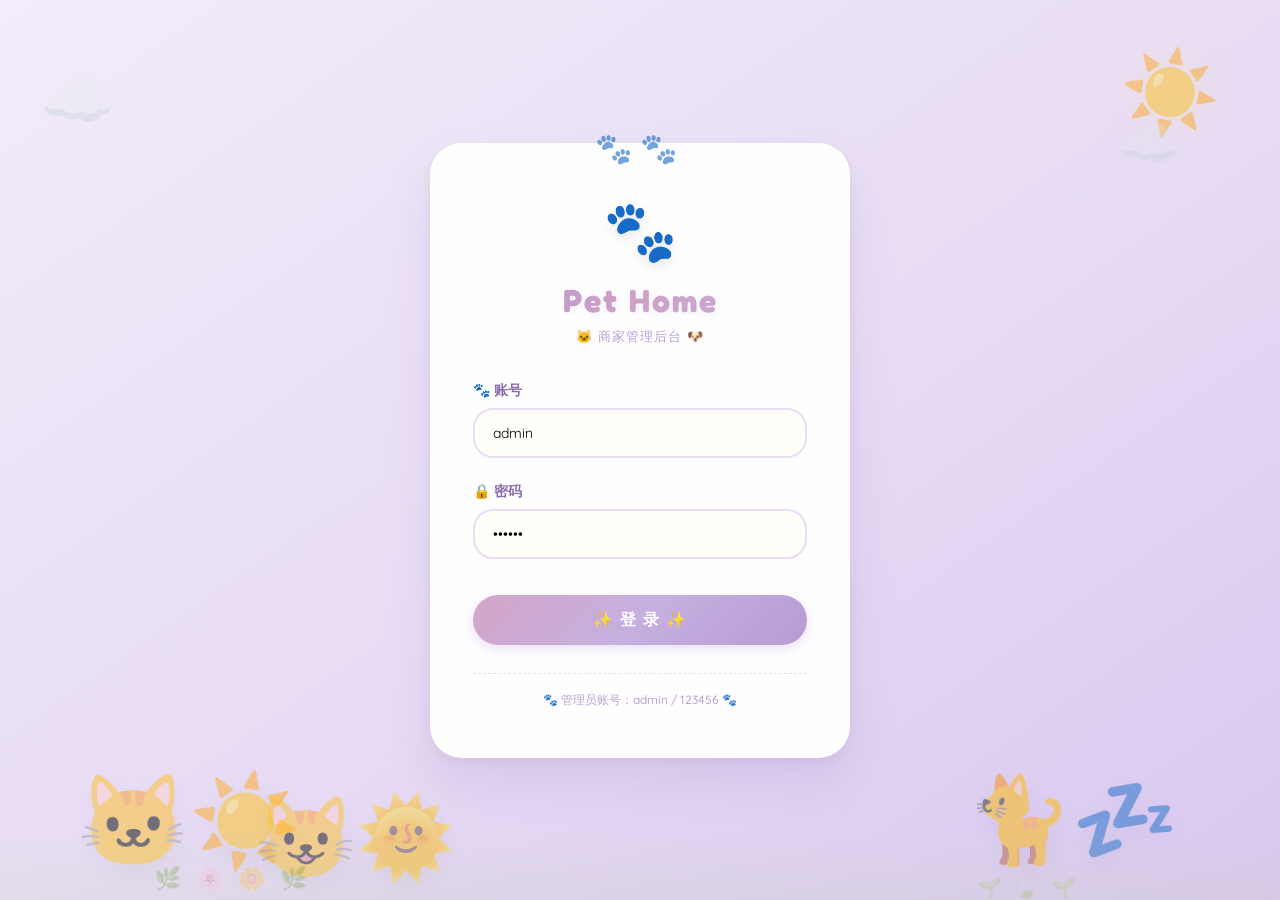
<file: pet-front-end-merchant/login.html>
<!DOCTYPE html>
<html lang="zh-CN">
<head>
    <meta charset="UTF-8">
    <meta name="viewport" content="width=device-width, initial-scale=1.0">
    <title>商家登录 - 宠物之家</title>
    <link href="https://fonts.googleapis.com/css2?family=Fredoka+One&family=Quicksand:wght@400;500;600;700&display=swap" rel="stylesheet">
    <style>
        * { margin: 0; padding: 0; box-sizing: border-box; }
        
        /* 淡紫色主题色变量 */
        :root {
            --primary-light: #d4c4e8;
            --primary: #c5b0e0;
            --primary-dark: #b89ad4;
            --primary-soft: #f0eaf8;
            --primary-bg: #faf5ff;
            --primary-border: #e8ddf5;
            --text-primary: #8b6cb0;
            --text-secondary: #b8a0d0;
            --accent: #e8b4d8;
        }
        
        body {
            font-family: 'Quicksand', 'Inter', sans-serif;
            background: linear-gradient(145deg, #f3ecfa 0%, #e8ddf5 50%, #d9c8f0 100%);
            min-height: 100vh;
            display: flex;
            align-items: center;
            justify-content: center;
            position: relative;
            overflow: hidden;
        }
        
        /* 太阳 */
        .sun {
            position: absolute;
            top: 40px;
            right: 60px;
            font-size: 80px;
            opacity: 0.5;
            animation: sunShine 4s ease-in-out infinite;
            filter: drop-shadow(0 0 15px rgba(255, 220, 150, 0.6));
        }
        
        @keyframes sunShine {
            0%, 100% { transform: scale(1); opacity: 0.45; }
            50% { transform: scale(1.1); opacity: 0.7; }
        }
        
        /* 云朵 */
        .cloud {
            position: absolute;
            top: 60px;
            left: 40px;
            font-size: 60px;
            opacity: 0.3;
            animation: cloudFloat 12s ease-in-out infinite;
        }
        
        .cloud2 {
            position: absolute;
            top: 110px;
            right: 100px;
            font-size: 50px;
            opacity: 0.25;
            animation: cloudFloat 14s ease-in-out infinite reverse;
        }
        
        @keyframes cloudFloat {
            0%, 100% { transform: translateX(0); }
            50% { transform: translateX(30px); }
        }
        
        /* 三只小猫抱团晒太阳 */
        .cat-sunbath-1 {
            position: absolute;
            bottom: 25px;
            left: 6%;
            font-size: 90px;
            opacity: 0.5;
            filter: drop-shadow(2px 8px 12px rgba(0,0,0,0.08));
            animation: catWarm 3s ease-in-out infinite;
            cursor: pointer;
            transition: transform 0.3s;
        }
        
        .cat-sunbath-2 {
            position: absolute;
            bottom: 15px;
            left: 20%;
            font-size: 80px;
            opacity: 0.48;
            filter: drop-shadow(2px 8px 12px rgba(0,0,0,0.08));
            animation: catSleep 4s ease-in-out infinite;
            cursor: pointer;
        }
        
        .cat-sunbath-3 {
            position: absolute;
            bottom: 30px;
            right: 8%;
            font-size: 85px;
            opacity: 0.5;
            filter: drop-shadow(2px 8px 12px rgba(0,0,0,0.08));
            animation: catStretch 3.5s ease-in-out infinite;
            cursor: pointer;
        }
        
        @keyframes catWarm {
            0%, 100% { transform: translateY(0px) rotate(0deg); }
            50% { transform: translateY(-4px) rotate(2deg); }
        }
        
        @keyframes catSleep {
            0%, 100% { transform: scale(1) rotate(0deg); }
            50% { transform: scale(1.02) rotate(1deg); }
        }
        
        @keyframes catStretch {
            0%, 100% { transform: translateY(0px) scale(1); }
            50% { transform: translateY(-6px) scale(1.03); }
        }
        
        /* 草地 */
        .grass {
            position: absolute;
            bottom: 0;
            left: 0;
            right: 0;
            height: 70px;
            background: linear-gradient(180deg, transparent 0%, rgba(180, 210, 140, 0.12) 100%);
            pointer-events: none;
        }
        
        .grass::before {
            content: "🌿🌸🌼🌿";
            position: absolute;
            bottom: 8px;
            left: 12%;
            font-size: 22px;
            opacity: 0.25;
            letter-spacing: 15px;
        }
        
        .grass::after {
            content: "🌱🍃🌱";
            position: absolute;
            bottom: 0;
            right: 15%;
            font-size: 20px;
            opacity: 0.2;
            letter-spacing: 12px;
        }
        
        /* 登录框 */
        .login-container {
            background: rgba(255, 255, 255, 0.96);
            backdrop-filter: blur(10px);
            border-radius: 32px;
            width: 420px;
            padding: 48px 42px;
            box-shadow: 0 25px 45px rgba(139, 108, 176, 0.15), 0 4px 15px rgba(0, 0, 0, 0.05);
            position: relative;
            z-index: 20;
            border: 1px solid rgba(255, 255, 255, 0.6);
        }
        
        /* 猫爪装饰 */
        .login-container::before {
            content: "🐾🐾";
            position: absolute;
            top: -15px;
            left: 50%;
            transform: translateX(-50%);
            font-size: 30px;
            opacity: 0.6;
            letter-spacing: 8px;
        }
        
        .logo { text-align: center; margin-bottom: 35px; }
        .logo-icon { 
            font-size: 60px; 
            display: inline-block; 
            animation: pawWave 2.5s ease-in-out infinite;
            filter: drop-shadow(0 4px 6px rgba(0,0,0,0.1));
        }
        
        @keyframes pawWave {
            0%, 100% { transform: rotate(0deg); }
            25% { transform: rotate(10deg); }
            75% { transform: rotate(-5deg); }
        }
        
        .logo h2 { 
            font-family: 'Fredoka One', cursive;
            font-size: 32px; 
            margin-top: 14px;
            background: linear-gradient(135deg, #b89ad4, #d4a5c8, #c5b0e0);
            -webkit-background-clip: text;
            background-clip: text;
            color: transparent;
            letter-spacing: 2px;
            text-shadow: 2px 2px 8px rgba(139, 108, 176, 0.1);
        }
        
        .logo p { 
            color: var(--text-secondary); 
            font-size: 13px; 
            margin-top: 8px;
            font-weight: 500;
            letter-spacing: 1px;
        }
        
        .form-group { margin-bottom: 24px; }
        .form-group label { 
            display: block; 
            margin-bottom: 8px; 
            font-weight: 600;
            color: var(--text-primary);
            font-size: 14px;
        }
        .form-input {
            width: 100%;
            padding: 14px 18px;
            border: 2px solid var(--primary-border);
            border-radius: 20px;
            font-size: 14px;
            transition: all 0.3s;
            background: #fffef8;
            font-family: 'Quicksand', sans-serif;
        }
        .form-input:focus { 
            outline: none; 
            border-color: var(--primary);
            box-shadow: 0 0 0 4px rgba(197, 176, 224, 0.2);
        }
        
        .btn-login {
            width: 100%;
            padding: 14px;
            background: linear-gradient(135deg, #d4a5c8, #c5b0e0, #b89ad4);
            color: white;
            border: none;
            border-radius: 28px;
            font-size: 16px;
            font-weight: 700;
            font-family: 'Quicksand', sans-serif;
            cursor: pointer;
            transition: all 0.3s;
            margin-top: 12px;
            letter-spacing: 1.5px;
            box-shadow: 0 4px 12px rgba(184, 154, 212, 0.3);
        }
        .btn-login:hover { 
            background: linear-gradient(135deg, #c5a0d0, #b89ad4, #a885c0);
            transform: translateY(-2px);
            box-shadow: 0 8px 20px rgba(184, 154, 212, 0.4);
        }
        
        .error-msg { 
            color: #e8a0b0; 
            margin-top: 16px; 
            text-align: center; 
            font-size: 13px;
            background: #fff0f5;
            padding: 10px;
            border-radius: 20px;
            display: none;
        }
        .error-msg.show { display: block; }
        
        .demo-info { 
            margin-top: 28px; 
            text-align: center; 
            font-size: 12px; 
            color: var(--text-secondary);
            padding-top: 18px;
            border-top: 1.5px dashed var(--primary-border);
            font-weight: 500;
        }
        
        /* 响应式 */
        @media (max-width: 640px) {
            .cat-sunbath-1, .cat-sunbath-2, .cat-sunbath-3 { 
                font-size: 55px; 
                opacity: 0.35;
            }
            .cat-sunbath-1 { left: 2%; bottom: 10px; }
            .cat-sunbath-2 { left: 18%; bottom: 5px; }
            .cat-sunbath-3 { right: 3%; bottom: 10px; }
            .sun { font-size: 50px; top: 20px; right: 20px; }
            .login-container { width: 90%; padding: 35px 25px; }
        }
        
        @media (max-width: 480px) {
            .cat-sunbath-1, .cat-sunbath-2, .cat-sunbath-3 { display: none; }
            .login-container::before { font-size: 24px; top: -10px; }
        }
    </style>
</head>
<body>
    <!-- 太阳和云朵 -->
    <div class="sun">☀️</div>
    <div class="cloud">☁️</div>
    <div class="cloud2">☁️</div>
    
    <!-- 三只全身小猫抱团晒太阳 -->
    <div class="cat-sunbath-1">🐱‍☀️</div>
    <div class="cat-sunbath-2">😺🌞</div>
    <div class="cat-sunbath-3">🐈💤</div>
    
    <div class="grass"></div>
    
    <div class="login-container">
        <div class="logo">
            <div class="logo-icon">🐾</div>
            <h2>Pet Home</h2>
            <p>🐱 商家管理后台 🐶</p>
        </div>
        
        <form id="loginForm">
            <div class="form-group">
                <label>🐾 账号</label>
                <input type="text" id="account" class="form-input" placeholder="请输入账号" value="admin">
            </div>
            <div class="form-group">
                <label>🔒 密码</label>
                <input type="password" id="password" class="form-input" placeholder="请输入密码" value="123456">
            </div>
            <button type="submit" class="btn-login">✨ 登 录 ✨</button>
            <div id="errorMsg" class="error-msg"></div>
        </form>
        
        <div class="demo-info">🐾 管理员账号：admin / 123456 🐾</div>
    </div>

    <script src="api/api.js"></script>
    <script>
        document.getElementById('loginForm').addEventListener('submit', async (e) => {
            e.preventDefault();
            
            const account = document.getElementById('account').value;
            const password = document.getElementById('password').value;
            const errorMsg = document.getElementById('errorMsg');
            
            errorMsg.classList.remove('show');
            
            try {
                const result = await API.adminLogin(account, password);
                
                if (result.code === 200) {
                    localStorage.setItem('adminToken', result.data.token);
                    localStorage.setItem('adminInfo', JSON.stringify(result.data));
                    window.location.href = 'index.html';
                } else {
                    errorMsg.textContent = result.message || '登录失败';
                    errorMsg.classList.add('show');
                }
            } catch (error) {
                errorMsg.textContent = '网络错误，请确保后端服务已启动';
                errorMsg.classList.add('show');
            }
        });
    </script>
</body>
</html>
</file>
